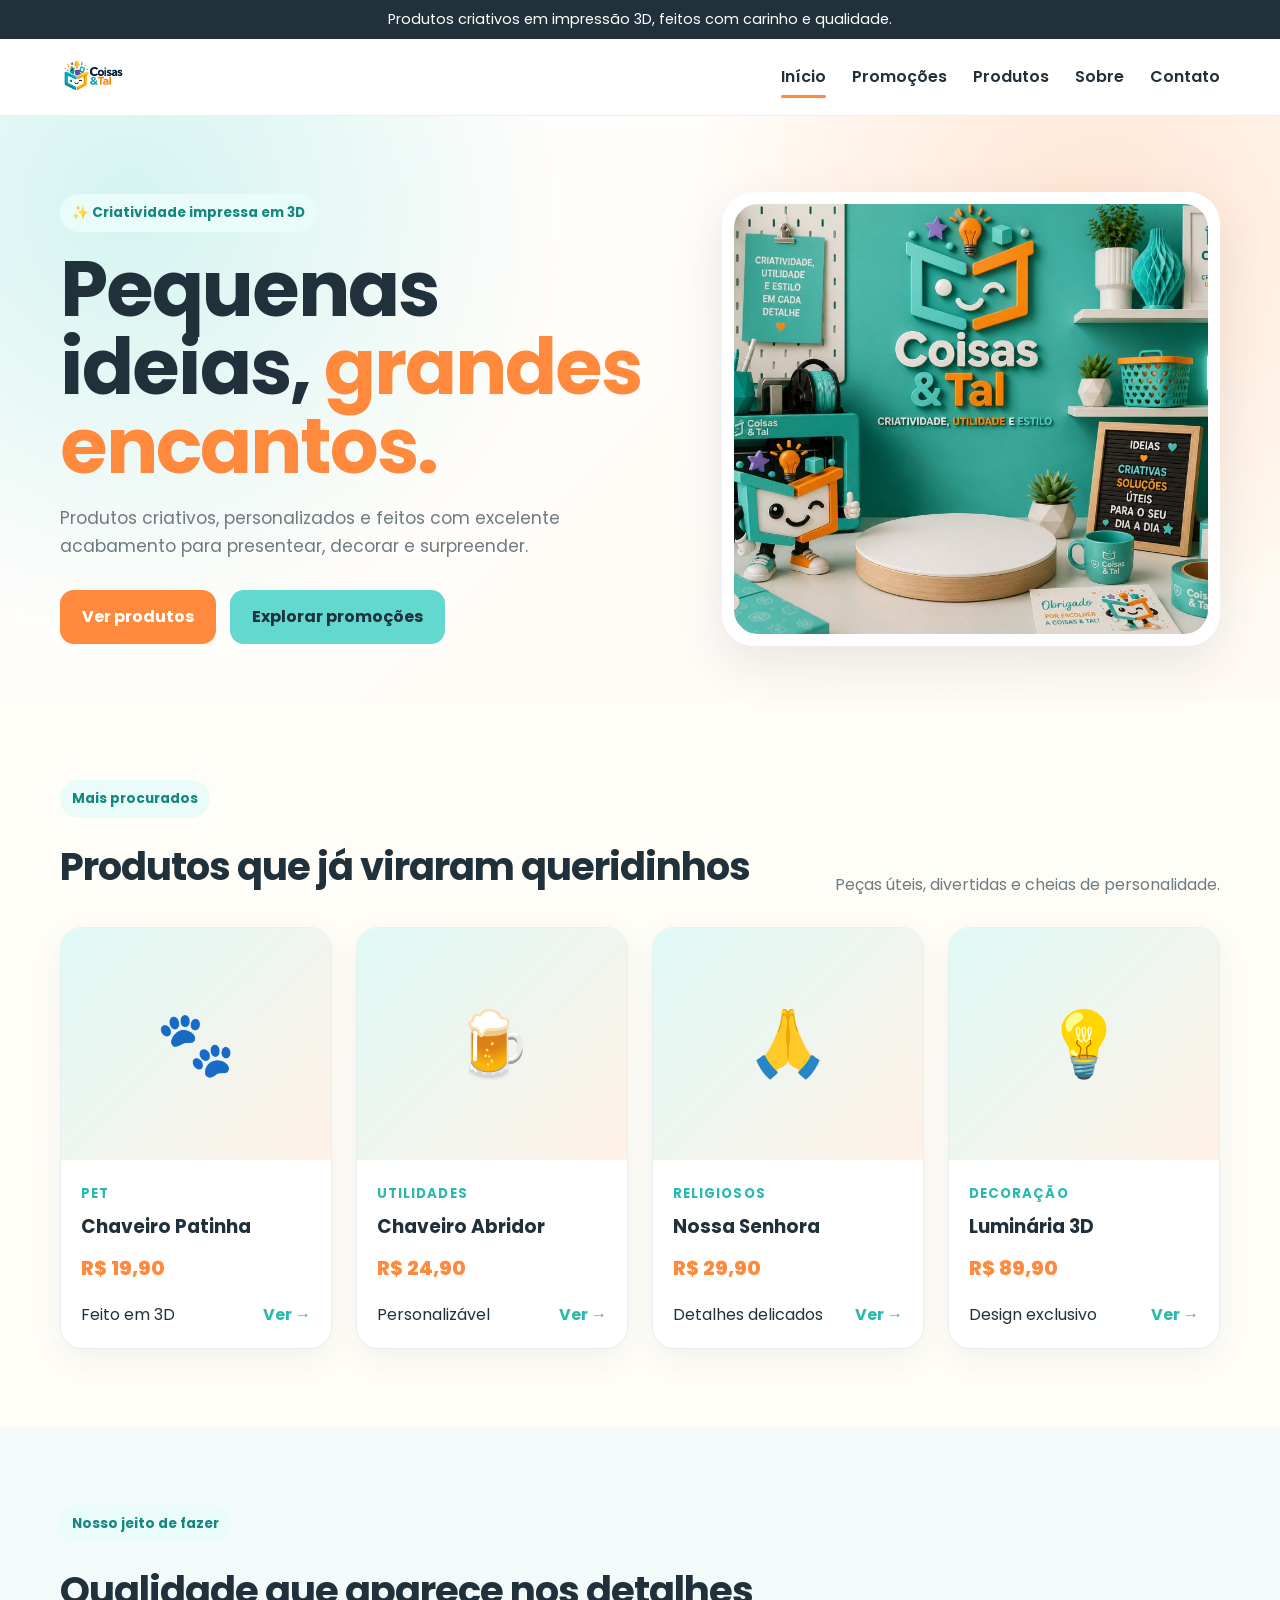
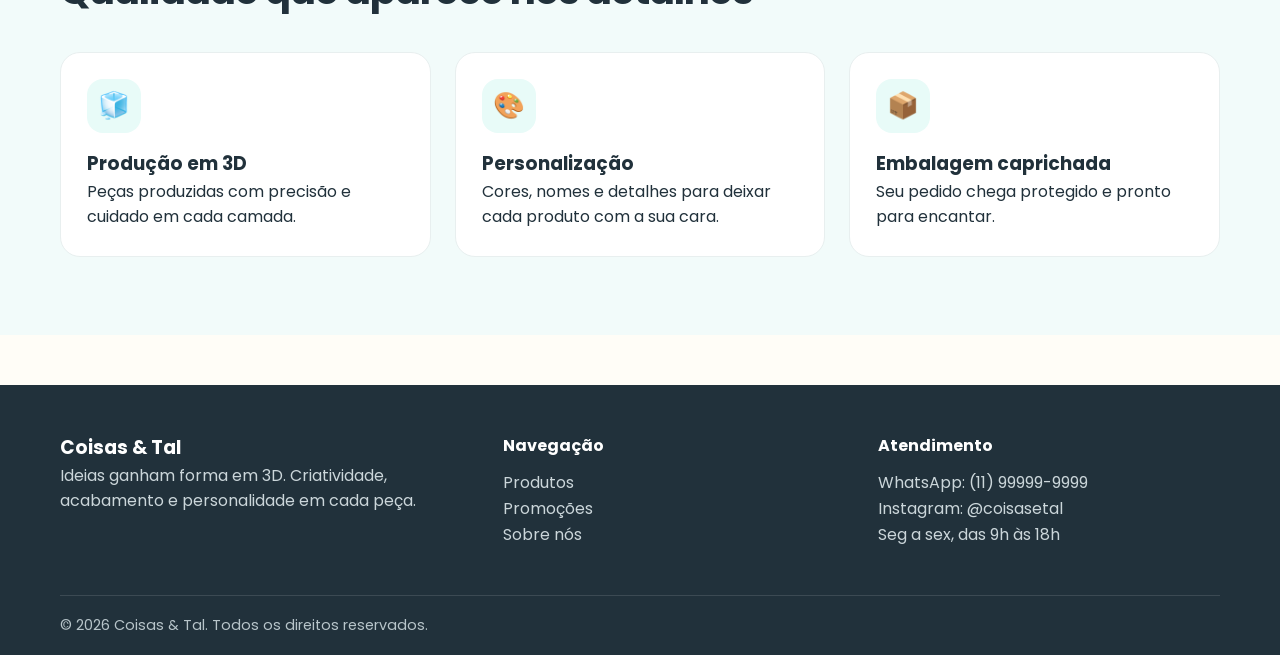
<file: index.html>
<!DOCTYPE html><html lang="pt-BR"><head><meta charset="UTF-8"><meta name="viewport" content="width=device-width, initial-scale=1.0"><title>Coisas & Tal | Impressão 3D criativa</title><link rel="stylesheet" href="styles.css"></head><body>
<div class="topbar">Produtos criativos em impressão 3D, feitos com carinho e qualidade.</div>
<header class="header">
  <div class="container nav">
    <a class="logo-wrap" href="index.html">
      <img src="logo-coisas-e-tal.png" alt="Logo Coisas & Tal">
      
    </a>
    <button class="menu-toggle" aria-label="Abrir menu">Menu</button>
    <nav class="menu">
      <a href="index.html">Início</a>
      <a href="promocoes.html">Promoções</a>
      <a href="produtos.html">Produtos</a>
      <a href="sobre.html">Sobre</a>
      <a href="contato.html">Contato</a>
    </nav>
  </div>
</header>
<main>
<section class="hero"><div class="container hero-grid"><div><div class="eyebrow">✨ Criatividade impressa em 3D</div><h1>Pequenas ideias, <span>grandes encantos.</span></h1><p>Produtos criativos, personalizados e feitos com excelente acabamento para presentear, decorar e surpreender.</p><div class="actions"><a class="btn btn-primary" href="produtos.html">Ver produtos</a><a class="btn btn-secondary" href="promocoes.html">Explorar promoções</a></div></div><div class="hero-card"><img src="banner-coisas-e-tal.jpeg" alt="Ambiente criativo da Coisas & Tal com produtos feitos em impressão 3D"></div></div></section>
<section class="section"><div class="container"><div class="section-title"><div><div class="eyebrow">Mais procurados</div><h2>Produtos que já viraram queridinhos</h2></div><p>Peças úteis, divertidas e cheias de personalidade.</p></div><div class="grid products-grid">
<a class="card" href="chaveiro-pet.html"><div class="card-media">🐾</div><div class="card-body"><small>Pet</small><h3>Chaveiro Patinha</h3><div class="price">R$ 19,90</div><div class="card-footer"><span>Feito em 3D</span><span class="link-arrow">Ver →</span></div></div></a>
<a class="card" href="abridor.html"><div class="card-media">🍺</div><div class="card-body"><small>Utilidades</small><h3>Chaveiro Abridor</h3><div class="price">R$ 24,90</div><div class="card-footer"><span>Personalizável</span><span class="link-arrow">Ver →</span></div></div></a>
<a class="card" href="nossa-senhora.html"><div class="card-media">🙏</div><div class="card-body"><small>Religiosos</small><h3>Nossa Senhora</h3><div class="price">R$ 29,90</div><div class="card-footer"><span>Detalhes delicados</span><span class="link-arrow">Ver →</span></div></div></a>
<a class="card" href="luminaria.html"><div class="card-media">💡</div><div class="card-body"><small>Decoração</small><h3>Luminária 3D</h3><div class="price">R$ 89,90</div><div class="card-footer"><span>Design exclusivo</span><span class="link-arrow">Ver →</span></div></div></a>
</div></div></section>
<section class="section alt"><div class="container"><div class="section-title"><div><div class="eyebrow">Nosso jeito de fazer</div><h2>Qualidade que aparece nos detalhes</h2></div></div><div class="grid features"><div class="feature"><div class="feature-icon">🧊</div><h3>Produção em 3D</h3><p>Peças produzidas com precisão e cuidado em cada camada.</p></div><div class="feature"><div class="feature-icon">🎨</div><h3>Personalização</h3><p>Cores, nomes e detalhes para deixar cada produto com a sua cara.</p></div><div class="feature"><div class="feature-icon">📦</div><h3>Embalagem caprichada</h3><p>Seu pedido chega protegido e pronto para encantar.</p></div></div></div></section>
</main>
<footer class="footer">
  <div class="container footer-grid">
    <div><h3>Coisas & Tal</h3><p>Ideias ganham forma em 3D. Criatividade, acabamento e personalidade em cada peça.</p></div>
    <div><h4>Navegação</h4><p><a href="produtos.html">Produtos</a></p><p><a href="promocoes.html">Promoções</a></p><p><a href="sobre.html">Sobre nós</a></p></div>
    <div><h4>Atendimento</h4><p>WhatsApp: (11) 99999-9999</p><p>Instagram: @coisasetal</p><p>Seg a sex, das 9h às 18h</p></div>
  </div>
  <div class="container footer-bottom">© 2026 Coisas & Tal. Todos os direitos reservados.</div>
</footer>
<script src="script.js"></script>
</body></html>
</file>
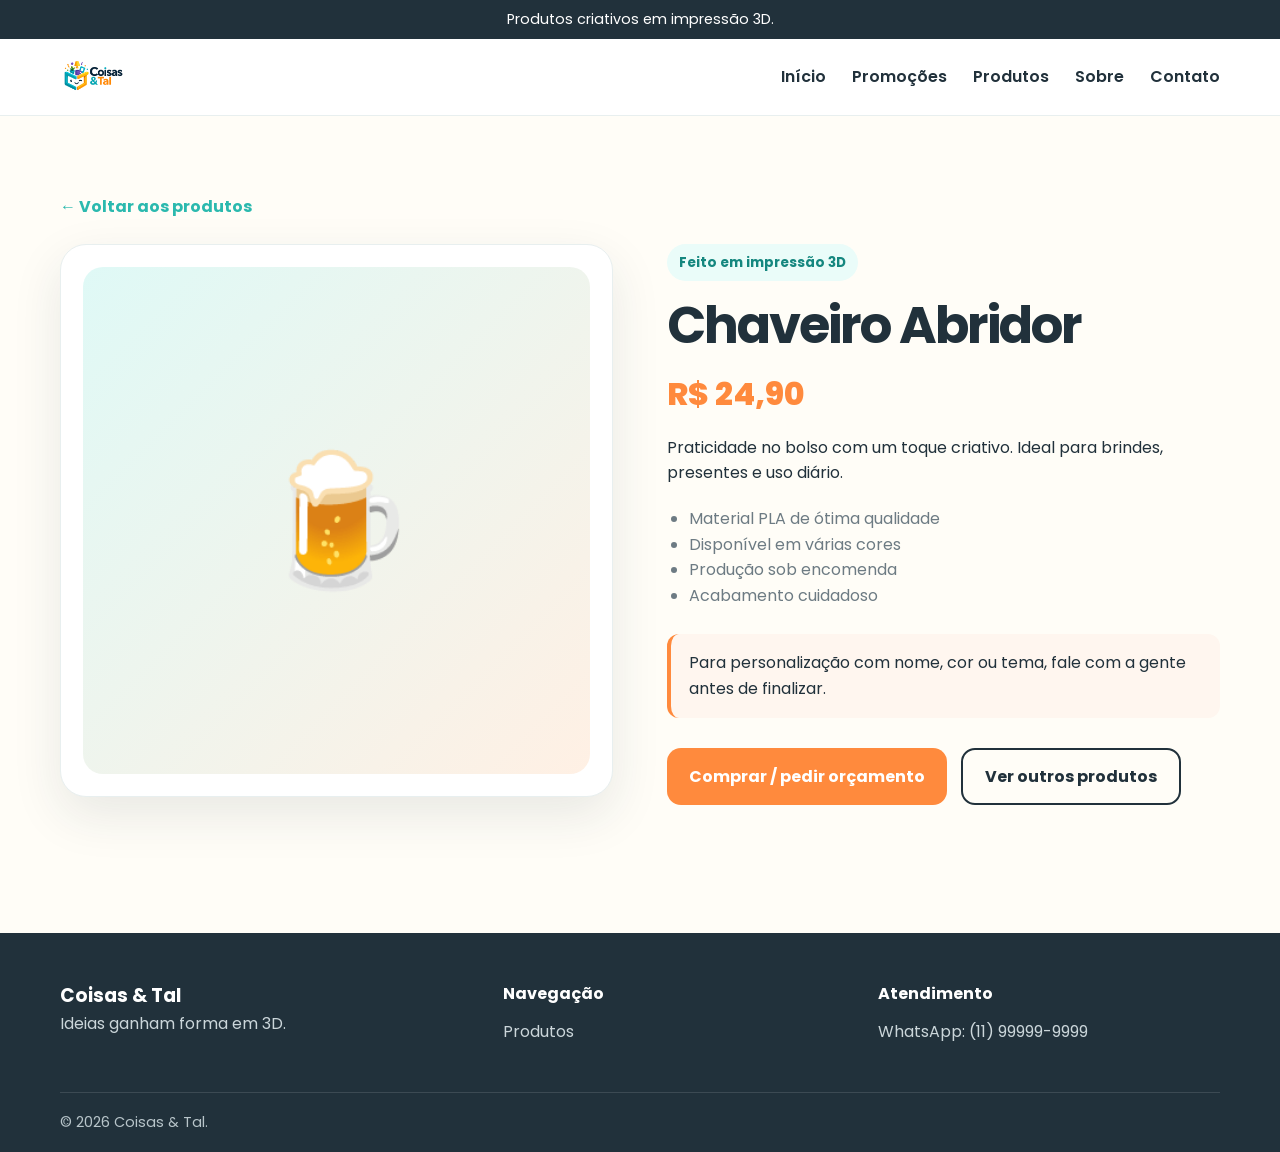
<file: abridor.html>
<!DOCTYPE html><html lang="pt-BR"><head><meta charset="UTF-8"><meta name="viewport" content="width=device-width, initial-scale=1.0"><title>Chaveiro Abridor | Coisas & Tal</title><link rel="stylesheet" href="styles.css"></head><body>
<div class="topbar">Produtos criativos em impressão 3D.</div><header class="header"><div class="container nav"><a class="logo-wrap" href="index.html"><img src="logo-coisas-e-tal.png" alt="Logo"></a><button class="menu-toggle">Menu</button><nav class="menu"><a href="index.html">Início</a><a href="promocoes.html">Promoções</a><a href="produtos.html">Produtos</a><a href="sobre.html">Sobre</a><a href="contato.html">Contato</a></nav></div></header>
<main><section class="section"><div class="container"><p><a class="link-arrow" href="produtos.html">← Voltar aos produtos</a></p><div class="product-detail" style="margin-top:24px"><div class="product-gallery"><div class="main-image">🍺</div></div><div class="product-info"><div class="eyebrow">Feito em impressão 3D</div><h1>Chaveiro Abridor</h1><span class="price">R$ 24,90</span><p>Praticidade no bolso com um toque criativo. Ideal para brindes, presentes e uso diário.</p><ul><li>Material PLA de ótima qualidade</li><li>Disponível em várias cores</li><li>Produção sob encomenda</li><li>Acabamento cuidadoso</li></ul><div class="notice">Para personalização com nome, cor ou tema, fale com a gente antes de finalizar.</div><div class="actions"><a class="btn btn-primary" href="contato.html">Comprar / pedir orçamento</a><a class="btn btn-outline" href="produtos.html">Ver outros produtos</a></div></div></div></div></section></main>
<footer class="footer"><div class="container footer-grid"><div><h3>Coisas & Tal</h3><p>Ideias ganham forma em 3D.</p></div><div><h4>Navegação</h4><p><a href="produtos.html">Produtos</a></p></div><div><h4>Atendimento</h4><p>WhatsApp: (11) 99999-9999</p></div></div><div class="container footer-bottom">© 2026 Coisas & Tal.</div></footer><script src="script.js"></script></body></html>
</file>
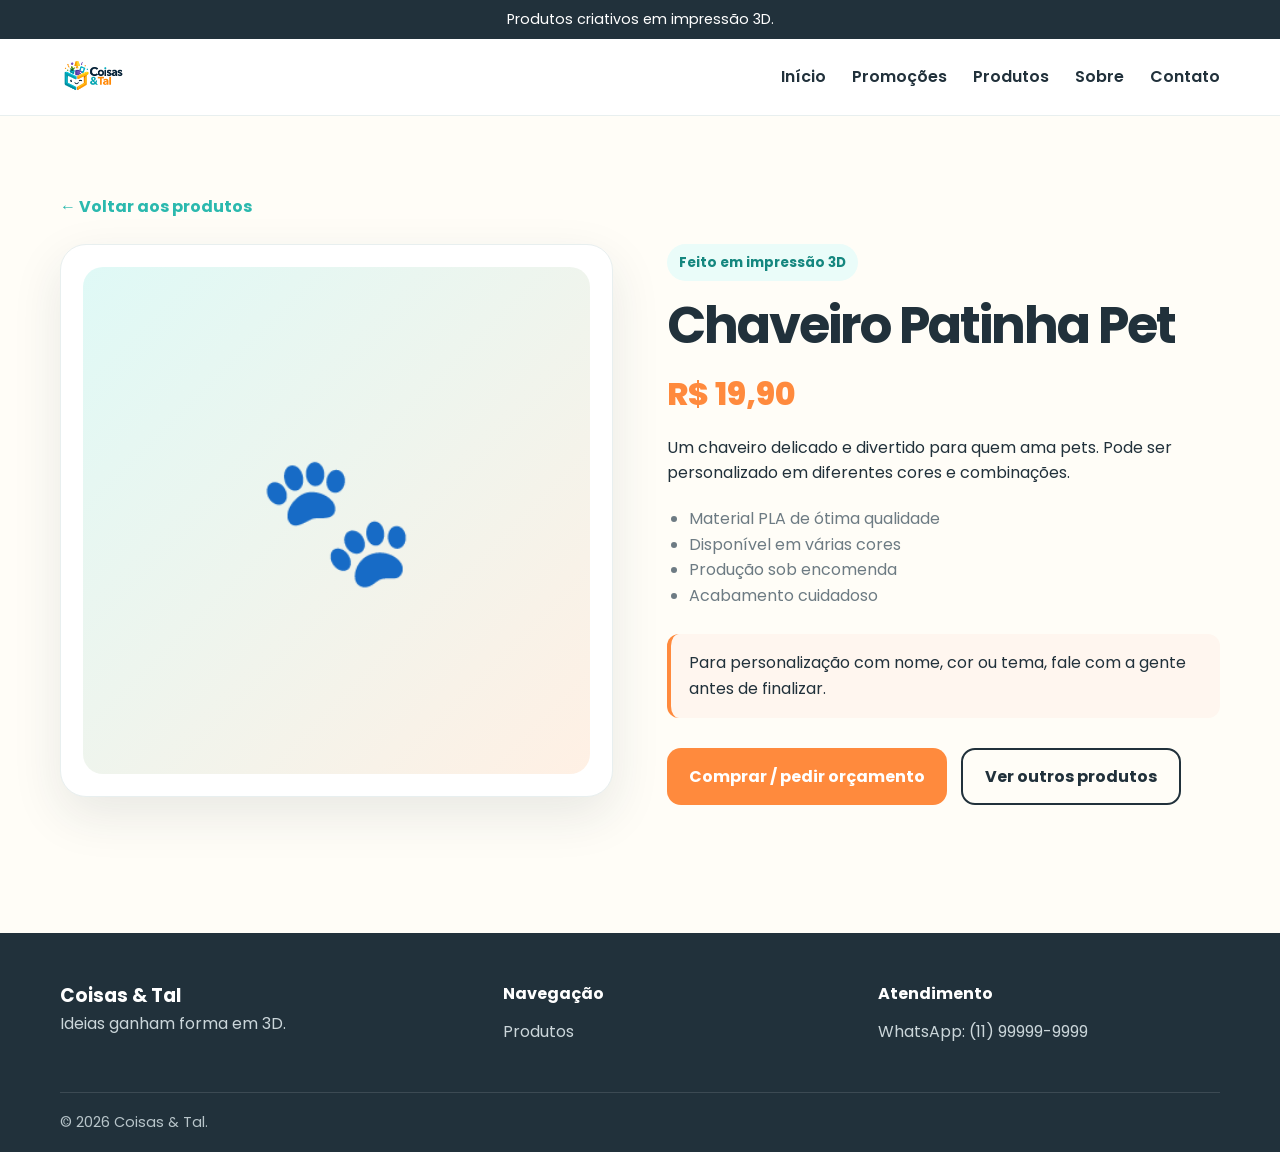
<file: chaveiro-pet.html>
<!DOCTYPE html><html lang="pt-BR"><head><meta charset="UTF-8"><meta name="viewport" content="width=device-width, initial-scale=1.0"><title>Chaveiro Patinha Pet | Coisas & Tal</title><link rel="stylesheet" href="styles.css"></head><body>
<div class="topbar">Produtos criativos em impressão 3D.</div><header class="header"><div class="container nav"><a class="logo-wrap" href="index.html"><img src="logo-coisas-e-tal.png" alt="Logo"></a><button class="menu-toggle">Menu</button><nav class="menu"><a href="index.html">Início</a><a href="promocoes.html">Promoções</a><a href="produtos.html">Produtos</a><a href="sobre.html">Sobre</a><a href="contato.html">Contato</a></nav></div></header>
<main><section class="section"><div class="container"><p><a class="link-arrow" href="produtos.html">← Voltar aos produtos</a></p><div class="product-detail" style="margin-top:24px"><div class="product-gallery"><div class="main-image">🐾</div></div><div class="product-info"><div class="eyebrow">Feito em impressão 3D</div><h1>Chaveiro Patinha Pet</h1><span class="price">R$ 19,90</span><p>Um chaveiro delicado e divertido para quem ama pets. Pode ser personalizado em diferentes cores e combinações.</p><ul><li>Material PLA de ótima qualidade</li><li>Disponível em várias cores</li><li>Produção sob encomenda</li><li>Acabamento cuidadoso</li></ul><div class="notice">Para personalização com nome, cor ou tema, fale com a gente antes de finalizar.</div><div class="actions"><a class="btn btn-primary" href="contato.html">Comprar / pedir orçamento</a><a class="btn btn-outline" href="produtos.html">Ver outros produtos</a></div></div></div></div></section></main>
<footer class="footer"><div class="container footer-grid"><div><h3>Coisas & Tal</h3><p>Ideias ganham forma em 3D.</p></div><div><h4>Navegação</h4><p><a href="produtos.html">Produtos</a></p></div><div><h4>Atendimento</h4><p>WhatsApp: (11) 99999-9999</p></div></div><div class="container footer-bottom">© 2026 Coisas & Tal.</div></footer><script src="script.js"></script></body></html>
</file>
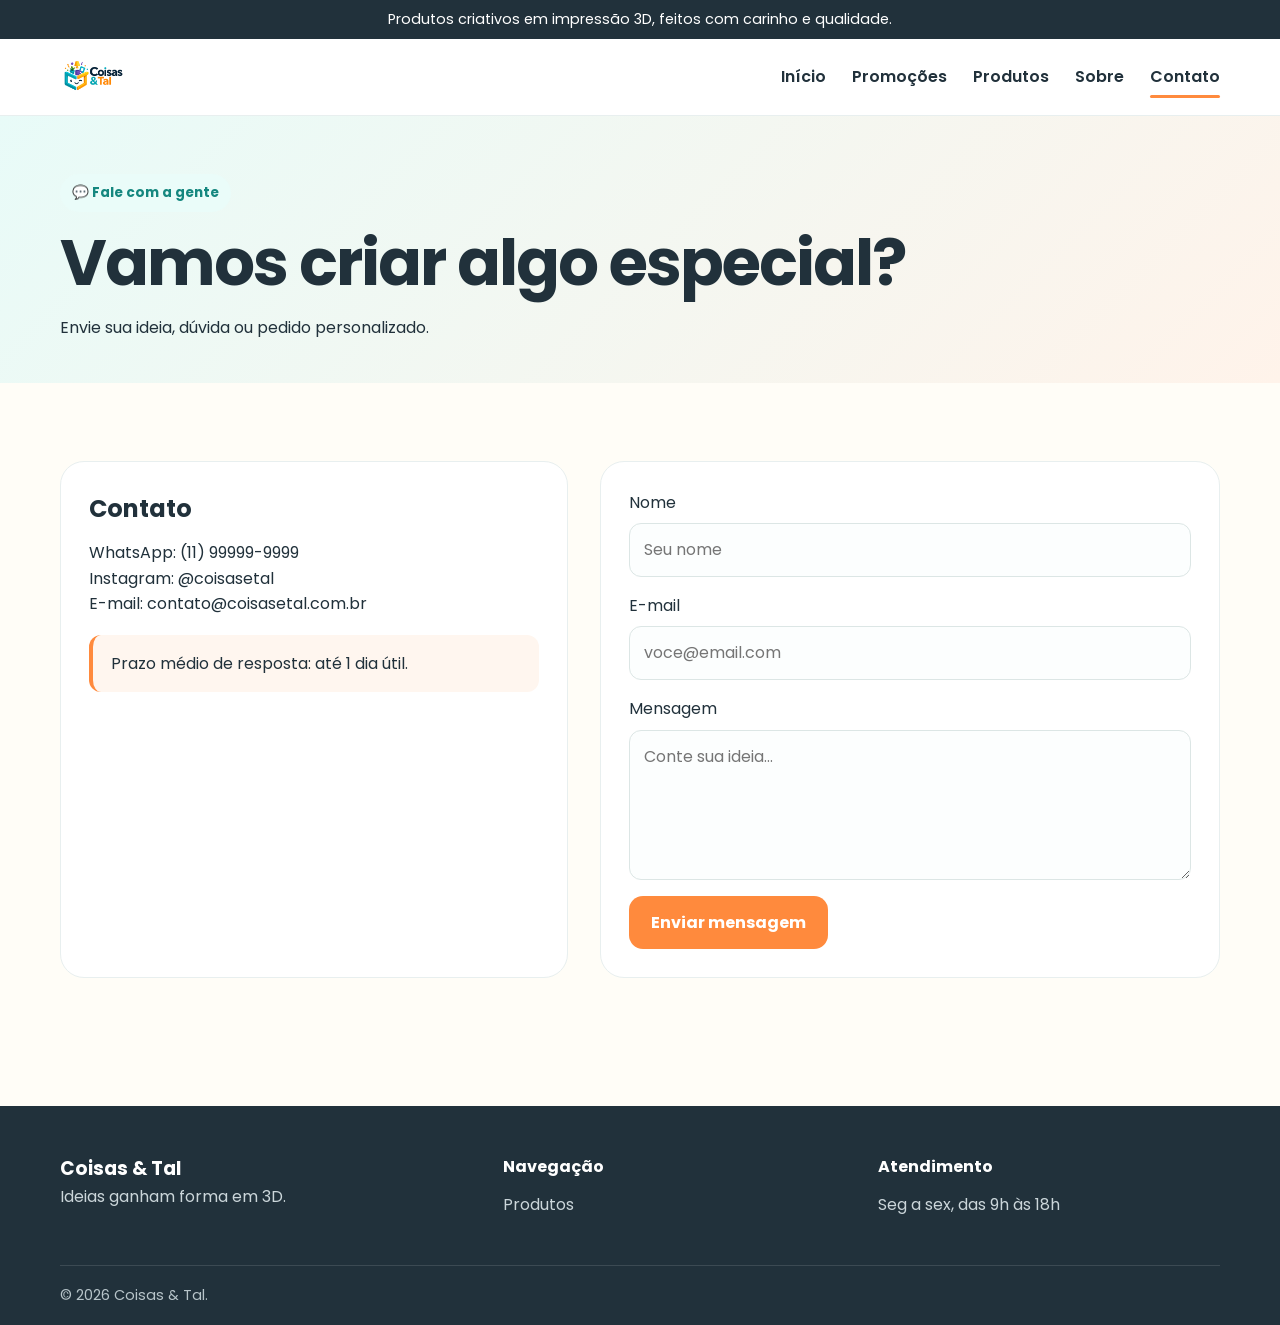
<file: contato.html>
<!DOCTYPE html><html lang="pt-BR"><head><meta charset="UTF-8"><meta name="viewport" content="width=device-width, initial-scale=1.0"><title>Contato | Coisas & Tal</title><link rel="stylesheet" href="styles.css"></head><body>
<div class="topbar">Produtos criativos em impressão 3D, feitos com carinho e qualidade.</div><header class="header"><div class="container nav"><a class="logo-wrap" href="index.html"><img src="logo-coisas-e-tal.png" alt="Logo"></a><button class="menu-toggle">Menu</button><nav class="menu"><a href="index.html">Início</a><a href="promocoes.html">Promoções</a><a href="produtos.html">Produtos</a><a href="sobre.html">Sobre</a><a href="contato.html">Contato</a></nav></div></header>
<main><section class="page-hero"><div class="container"><div class="eyebrow">💬 Fale com a gente</div><h1>Vamos criar algo especial?</h1><p>Envie sua ideia, dúvida ou pedido personalizado.</p></div></section><section class="section"><div class="container contact-grid"><div class="contact-card"><h2>Contato</h2><p style="margin-top:12px">WhatsApp: (11) 99999-9999</p><p>Instagram: @coisasetal</p><p>E-mail: contato@coisasetal.com.br</p><div class="notice">Prazo médio de resposta: até 1 dia útil.</div></div><form class="form-card" id="contactForm"><div class="form-group"><label>Nome</label><input required placeholder="Seu nome"></div><div class="form-group"><label>E-mail</label><input type="email" required placeholder="voce@email.com"></div><div class="form-group"><label>Mensagem</label><textarea required placeholder="Conte sua ideia..."></textarea></div><button class="btn btn-primary" type="submit">Enviar mensagem</button></form></div></section></main><footer class="footer"><div class="container footer-grid"><div><h3>Coisas & Tal</h3><p>Ideias ganham forma em 3D.</p></div><div><h4>Navegação</h4><p><a href="produtos.html">Produtos</a></p></div><div><h4>Atendimento</h4><p>Seg a sex, das 9h às 18h</p></div></div><div class="container footer-bottom">© 2026 Coisas & Tal.</div></footer><script src="script.js"></script></body></html>
</file>
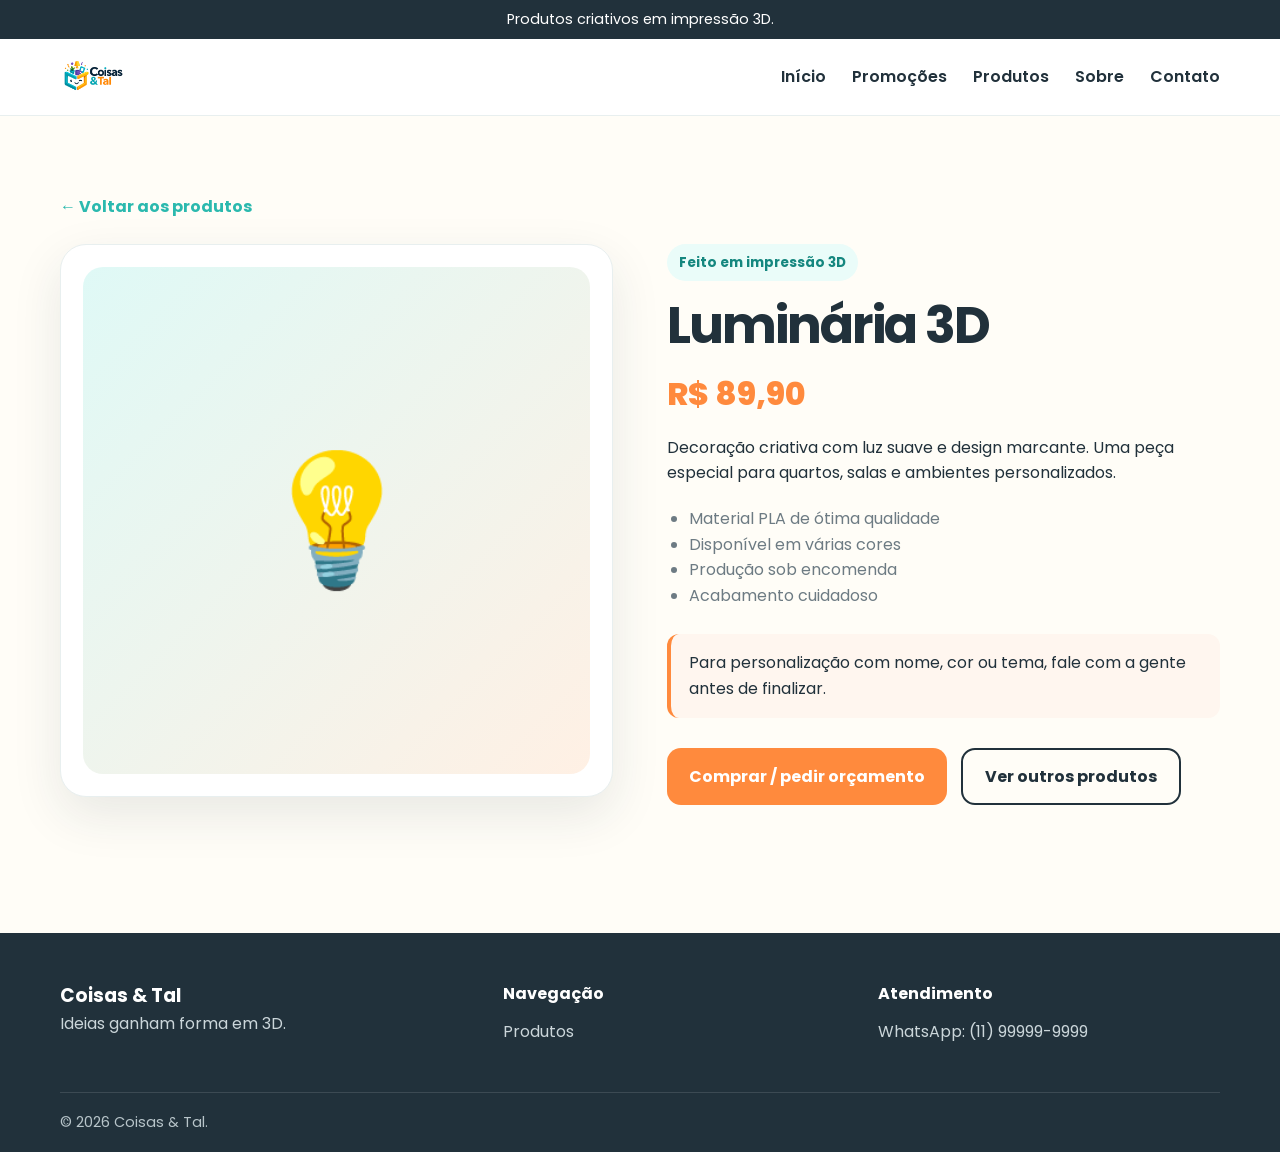
<file: luminaria.html>
<!DOCTYPE html><html lang="pt-BR"><head><meta charset="UTF-8"><meta name="viewport" content="width=device-width, initial-scale=1.0"><title>Luminária 3D | Coisas & Tal</title><link rel="stylesheet" href="styles.css"></head><body>
<div class="topbar">Produtos criativos em impressão 3D.</div><header class="header"><div class="container nav"><a class="logo-wrap" href="index.html"><img src="logo-coisas-e-tal.png" alt="Logo"></a><button class="menu-toggle">Menu</button><nav class="menu"><a href="index.html">Início</a><a href="promocoes.html">Promoções</a><a href="produtos.html">Produtos</a><a href="sobre.html">Sobre</a><a href="contato.html">Contato</a></nav></div></header>
<main><section class="section"><div class="container"><p><a class="link-arrow" href="produtos.html">← Voltar aos produtos</a></p><div class="product-detail" style="margin-top:24px"><div class="product-gallery"><div class="main-image">💡</div></div><div class="product-info"><div class="eyebrow">Feito em impressão 3D</div><h1>Luminária 3D</h1><span class="price">R$ 89,90</span><p>Decoração criativa com luz suave e design marcante. Uma peça especial para quartos, salas e ambientes personalizados.</p><ul><li>Material PLA de ótima qualidade</li><li>Disponível em várias cores</li><li>Produção sob encomenda</li><li>Acabamento cuidadoso</li></ul><div class="notice">Para personalização com nome, cor ou tema, fale com a gente antes de finalizar.</div><div class="actions"><a class="btn btn-primary" href="contato.html">Comprar / pedir orçamento</a><a class="btn btn-outline" href="produtos.html">Ver outros produtos</a></div></div></div></div></section></main>
<footer class="footer"><div class="container footer-grid"><div><h3>Coisas & Tal</h3><p>Ideias ganham forma em 3D.</p></div><div><h4>Navegação</h4><p><a href="produtos.html">Produtos</a></p></div><div><h4>Atendimento</h4><p>WhatsApp: (11) 99999-9999</p></div></div><div class="container footer-bottom">© 2026 Coisas & Tal.</div></footer><script src="script.js"></script></body></html>
</file>
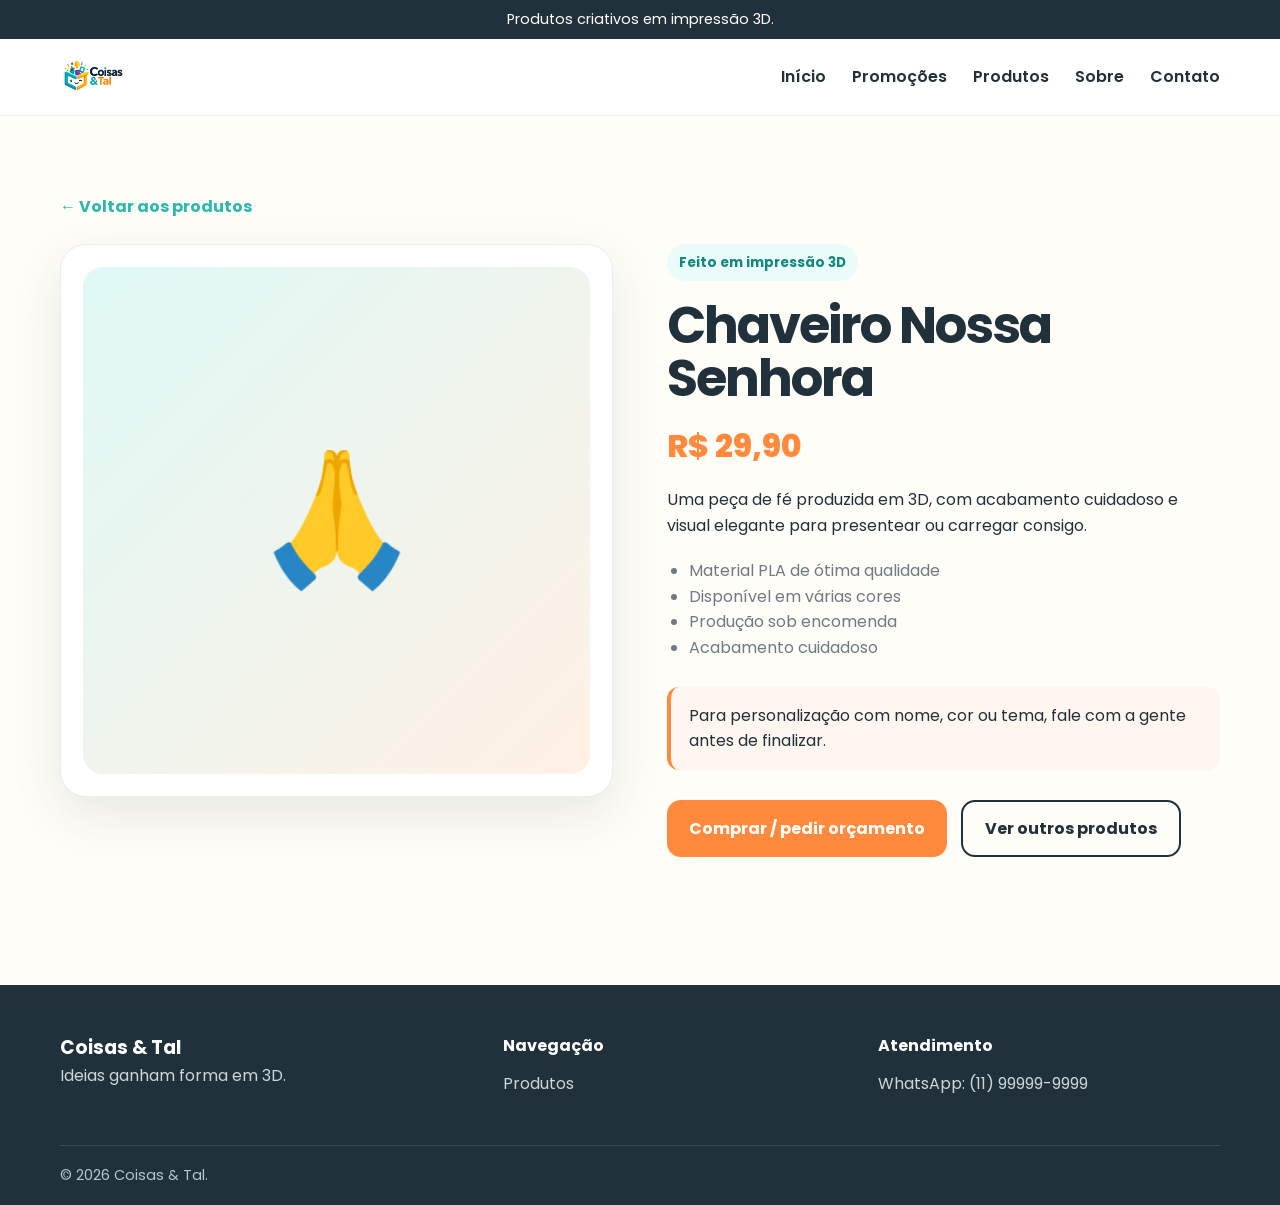
<file: nossa-senhora.html>
<!DOCTYPE html><html lang="pt-BR"><head><meta charset="UTF-8"><meta name="viewport" content="width=device-width, initial-scale=1.0"><title>Chaveiro Nossa Senhora | Coisas & Tal</title><link rel="stylesheet" href="styles.css"></head><body>
<div class="topbar">Produtos criativos em impressão 3D.</div><header class="header"><div class="container nav"><a class="logo-wrap" href="index.html"><img src="logo-coisas-e-tal.png" alt="Logo"></a><button class="menu-toggle">Menu</button><nav class="menu"><a href="index.html">Início</a><a href="promocoes.html">Promoções</a><a href="produtos.html">Produtos</a><a href="sobre.html">Sobre</a><a href="contato.html">Contato</a></nav></div></header>
<main><section class="section"><div class="container"><p><a class="link-arrow" href="produtos.html">← Voltar aos produtos</a></p><div class="product-detail" style="margin-top:24px"><div class="product-gallery"><div class="main-image">🙏</div></div><div class="product-info"><div class="eyebrow">Feito em impressão 3D</div><h1>Chaveiro Nossa Senhora</h1><span class="price">R$ 29,90</span><p>Uma peça de fé produzida em 3D, com acabamento cuidadoso e visual elegante para presentear ou carregar consigo.</p><ul><li>Material PLA de ótima qualidade</li><li>Disponível em várias cores</li><li>Produção sob encomenda</li><li>Acabamento cuidadoso</li></ul><div class="notice">Para personalização com nome, cor ou tema, fale com a gente antes de finalizar.</div><div class="actions"><a class="btn btn-primary" href="contato.html">Comprar / pedir orçamento</a><a class="btn btn-outline" href="produtos.html">Ver outros produtos</a></div></div></div></div></section></main>
<footer class="footer"><div class="container footer-grid"><div><h3>Coisas & Tal</h3><p>Ideias ganham forma em 3D.</p></div><div><h4>Navegação</h4><p><a href="produtos.html">Produtos</a></p></div><div><h4>Atendimento</h4><p>WhatsApp: (11) 99999-9999</p></div></div><div class="container footer-bottom">© 2026 Coisas & Tal.</div></footer><script src="script.js"></script></body></html>
</file>
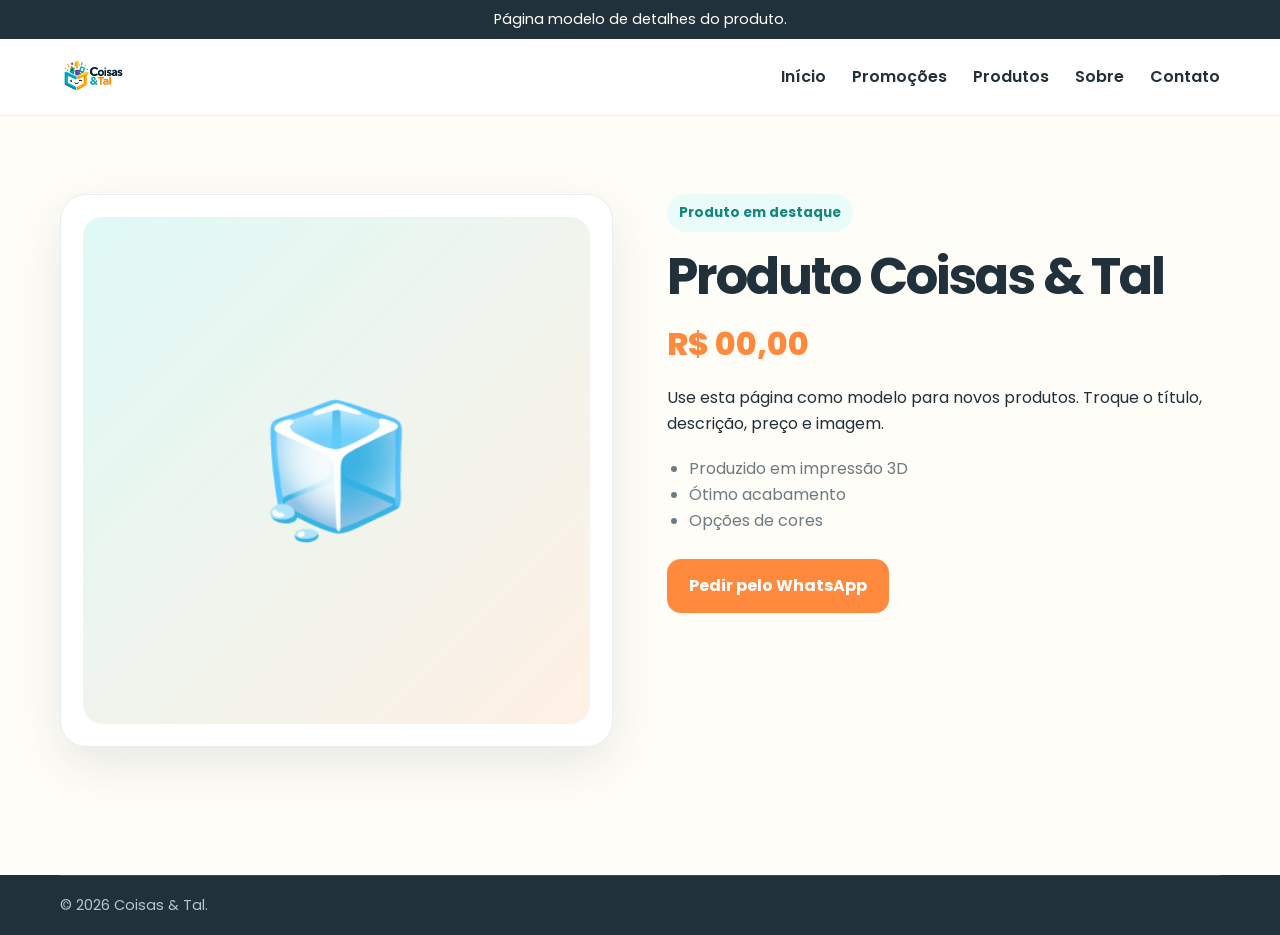
<file: produto.html>
<!DOCTYPE html><html lang="pt-BR"><head><meta charset="UTF-8"><meta name="viewport" content="width=device-width, initial-scale=1.0"><title>Detalhes do produto | Coisas & Tal</title><link rel="stylesheet" href="styles.css"></head><body>
<div class="topbar">Página modelo de detalhes do produto.</div><header class="header"><div class="container nav"><a class="logo-wrap" href="index.html"><img src="logo-coisas-e-tal.png" alt="Logo"></a><button class="menu-toggle">Menu</button><nav class="menu"><a href="index.html">Início</a><a href="promocoes.html">Promoções</a><a href="produtos.html">Produtos</a><a href="sobre.html">Sobre</a><a href="contato.html">Contato</a></nav></div></header>
<main><section class="section"><div class="container product-detail"><div class="product-gallery"><div class="main-image">🧊</div></div><div class="product-info"><div class="eyebrow">Produto em destaque</div><h1>Produto Coisas & Tal</h1><span class="price">R$ 00,00</span><p>Use esta página como modelo para novos produtos. Troque o título, descrição, preço e imagem.</p><ul><li>Produzido em impressão 3D</li><li>Ótimo acabamento</li><li>Opções de cores</li></ul><a class="btn btn-primary" href="contato.html">Pedir pelo WhatsApp</a></div></div></section></main><footer class="footer"><div class="container footer-bottom">© 2026 Coisas & Tal.</div></footer><script src="script.js"></script></body></html>
</file>
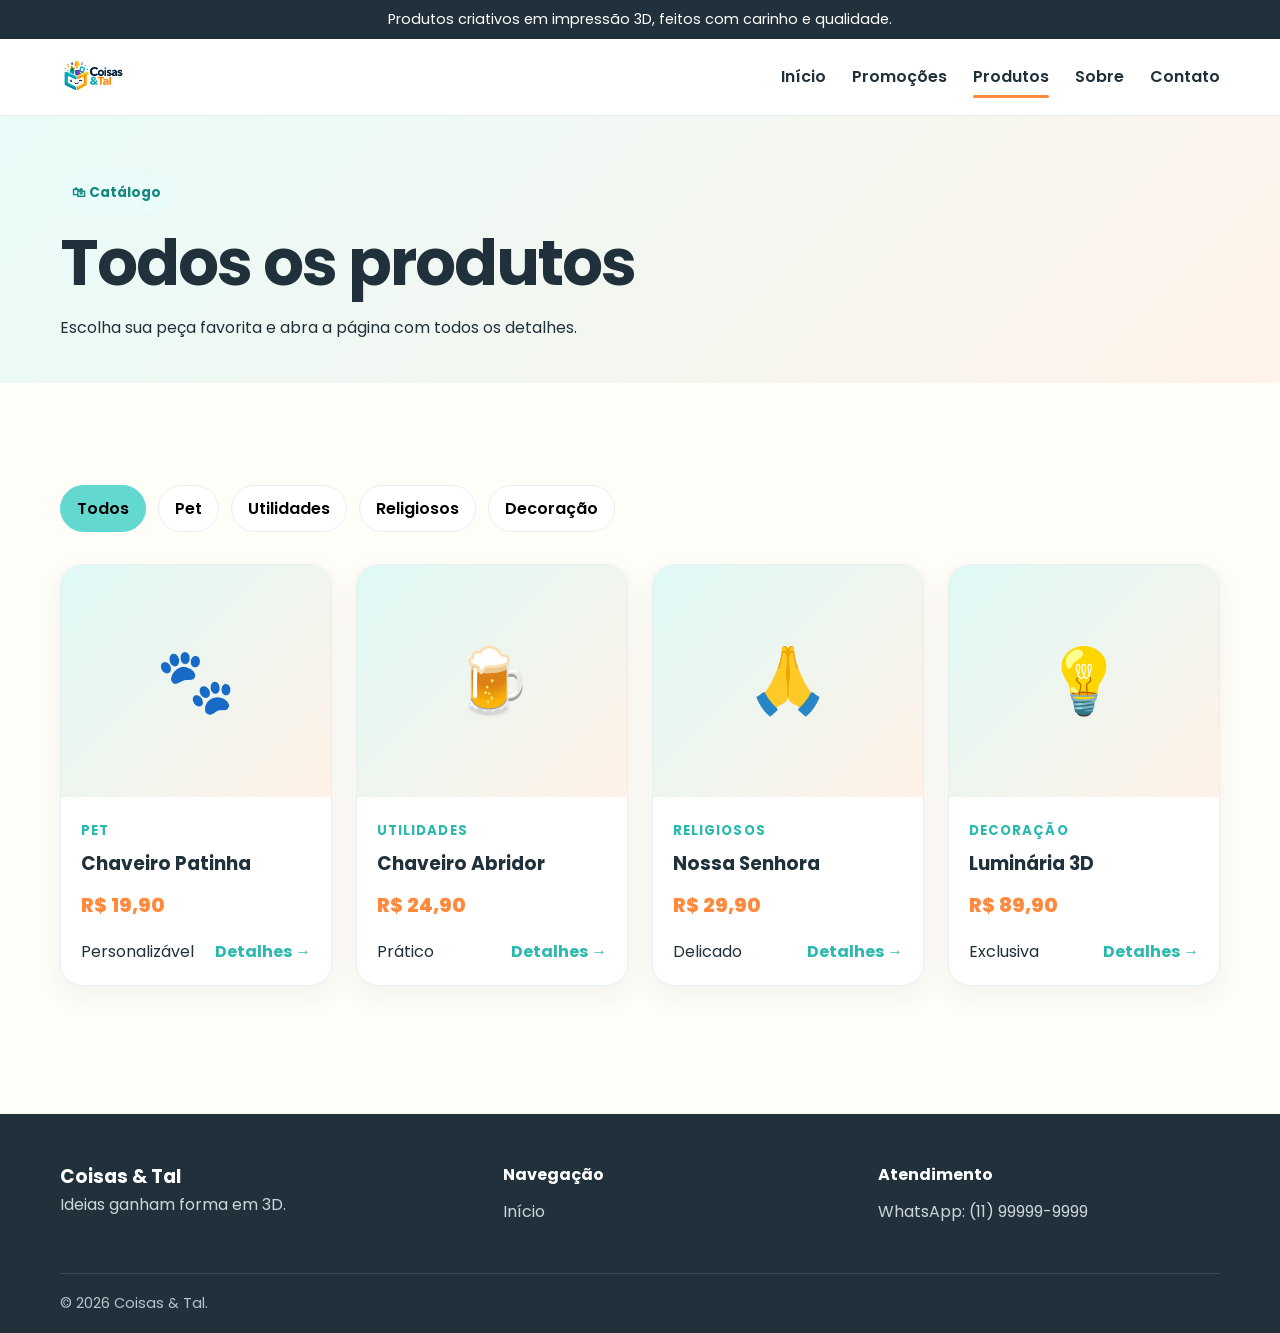
<file: produtos.html>
<!DOCTYPE html><html lang="pt-BR"><head><meta charset="UTF-8"><meta name="viewport" content="width=device-width, initial-scale=1.0"><title>Produtos | Coisas & Tal</title><link rel="stylesheet" href="styles.css"></head><body>
<div class="topbar">Produtos criativos em impressão 3D, feitos com carinho e qualidade.</div><header class="header"><div class="container nav"><a class="logo-wrap" href="index.html"><img src="logo-coisas-e-tal.png" alt="Logo"></a><button class="menu-toggle">Menu</button><nav class="menu"><a href="index.html">Início</a><a href="promocoes.html">Promoções</a><a href="produtos.html">Produtos</a><a href="sobre.html">Sobre</a><a href="contato.html">Contato</a></nav></div></header>
<main><section class="page-hero"><div class="container"><div class="eyebrow">🛍 Catálogo</div><h1>Todos os produtos</h1><p>Escolha sua peça favorita e abra a página com todos os detalhes.</p></div></section><section class="section"><div class="container"><div class="filter-bar"><button class="filter-btn active" data-category="todos">Todos</button><button class="filter-btn" data-category="pet">Pet</button><button class="filter-btn" data-category="utilidades">Utilidades</button><button class="filter-btn" data-category="religiosos">Religiosos</button><button class="filter-btn" data-category="decoracao">Decoração</button></div><div class="grid products-grid">
<a class="card" data-product-category="pet" href="chaveiro-pet.html"><div class="card-media">🐾</div><div class="card-body"><small>Pet</small><h3>Chaveiro Patinha</h3><div class="price">R$ 19,90</div><div class="card-footer"><span>Personalizável</span><span class="link-arrow">Detalhes →</span></div></div></a>
<a class="card" data-product-category="utilidades" href="abridor.html"><div class="card-media">🍺</div><div class="card-body"><small>Utilidades</small><h3>Chaveiro Abridor</h3><div class="price">R$ 24,90</div><div class="card-footer"><span>Prático</span><span class="link-arrow">Detalhes →</span></div></div></a>
<a class="card" data-product-category="religiosos" href="nossa-senhora.html"><div class="card-media">🙏</div><div class="card-body"><small>Religiosos</small><h3>Nossa Senhora</h3><div class="price">R$ 29,90</div><div class="card-footer"><span>Delicado</span><span class="link-arrow">Detalhes →</span></div></div></a>
<a class="card" data-product-category="decoracao" href="luminaria.html"><div class="card-media">💡</div><div class="card-body"><small>Decoração</small><h3>Luminária 3D</h3><div class="price">R$ 89,90</div><div class="card-footer"><span>Exclusiva</span><span class="link-arrow">Detalhes →</span></div></div></a>
</div></div></section></main><footer class="footer"><div class="container footer-grid"><div><h3>Coisas & Tal</h3><p>Ideias ganham forma em 3D.</p></div><div><h4>Navegação</h4><p><a href="index.html">Início</a></p></div><div><h4>Atendimento</h4><p>WhatsApp: (11) 99999-9999</p></div></div><div class="container footer-bottom">© 2026 Coisas & Tal.</div></footer><script src="script.js"></script></body></html>
</file>
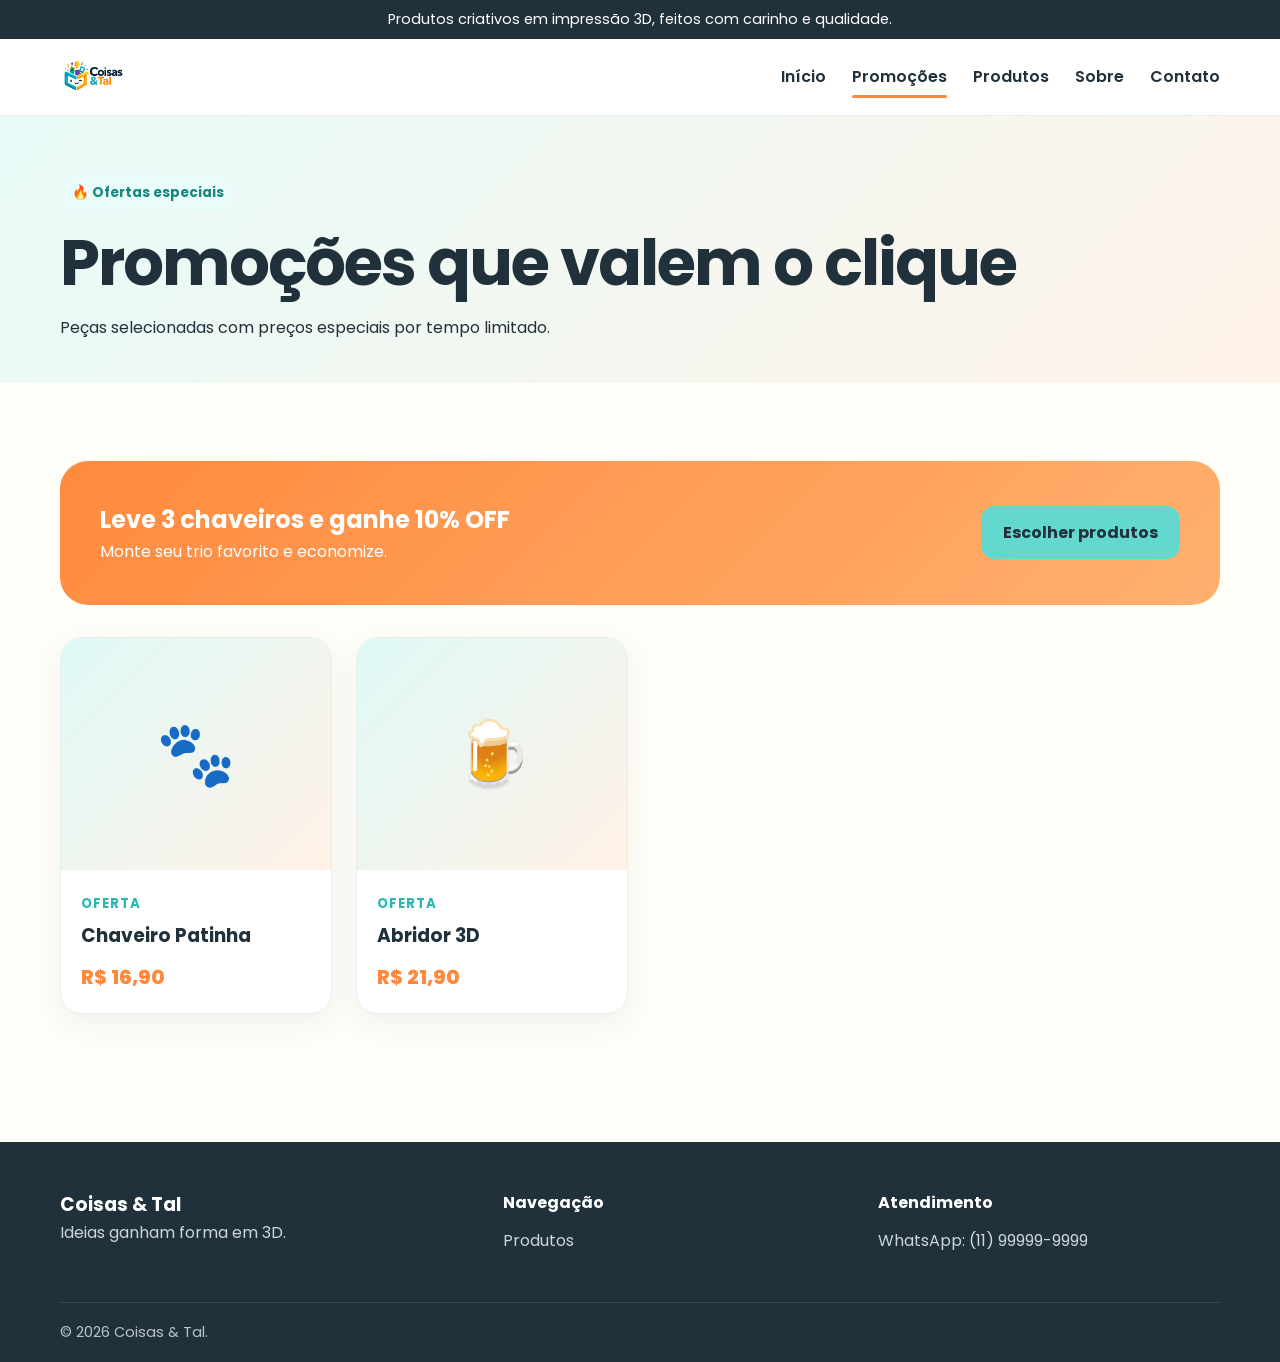
<file: promocoes.html>
<!DOCTYPE html><html lang="pt-BR"><head><meta charset="UTF-8"><meta name="viewport" content="width=device-width, initial-scale=1.0"><title>Promoções | Coisas & Tal</title><link rel="stylesheet" href="styles.css"></head><body>
<div class="topbar">Produtos criativos em impressão 3D, feitos com carinho e qualidade.</div><header class="header"><div class="container nav"><a class="logo-wrap" href="index.html"><img src="logo-coisas-e-tal.png" alt="Logo"></a><button class="menu-toggle">Menu</button><nav class="menu"><a href="index.html">Início</a><a href="promocoes.html">Promoções</a><a href="produtos.html">Produtos</a><a href="sobre.html">Sobre</a><a href="contato.html">Contato</a></nav></div></header>
<main><section class="page-hero"><div class="container"><div class="eyebrow">🔥 Ofertas especiais</div><h1>Promoções que valem o clique</h1><p>Peças selecionadas com preços especiais por tempo limitado.</p></div></section><section class="section"><div class="container"><div class="promo-banner"><div><h2>Leve 3 chaveiros e ganhe 10% OFF</h2><p>Monte seu trio favorito e economize.</p></div><a class="btn btn-secondary" href="produtos.html">Escolher produtos</a></div><div class="grid products-grid" style="margin-top:32px"><a class="card" href="chaveiro-pet.html"><div class="card-media">🐾</div><div class="card-body"><small>Oferta</small><h3>Chaveiro Patinha</h3><div class="price">R$ 16,90</div></div></a><a class="card" href="abridor.html"><div class="card-media">🍺</div><div class="card-body"><small>Oferta</small><h3>Abridor 3D</h3><div class="price">R$ 21,90</div></div></a></div></div></section></main>
<footer class="footer"><div class="container footer-grid"><div><h3>Coisas & Tal</h3><p>Ideias ganham forma em 3D.</p></div><div><h4>Navegação</h4><p><a href="produtos.html">Produtos</a></p></div><div><h4>Atendimento</h4><p>WhatsApp: (11) 99999-9999</p></div></div><div class="container footer-bottom">© 2026 Coisas & Tal.</div></footer><script src="script.js"></script></body></html>
</file>
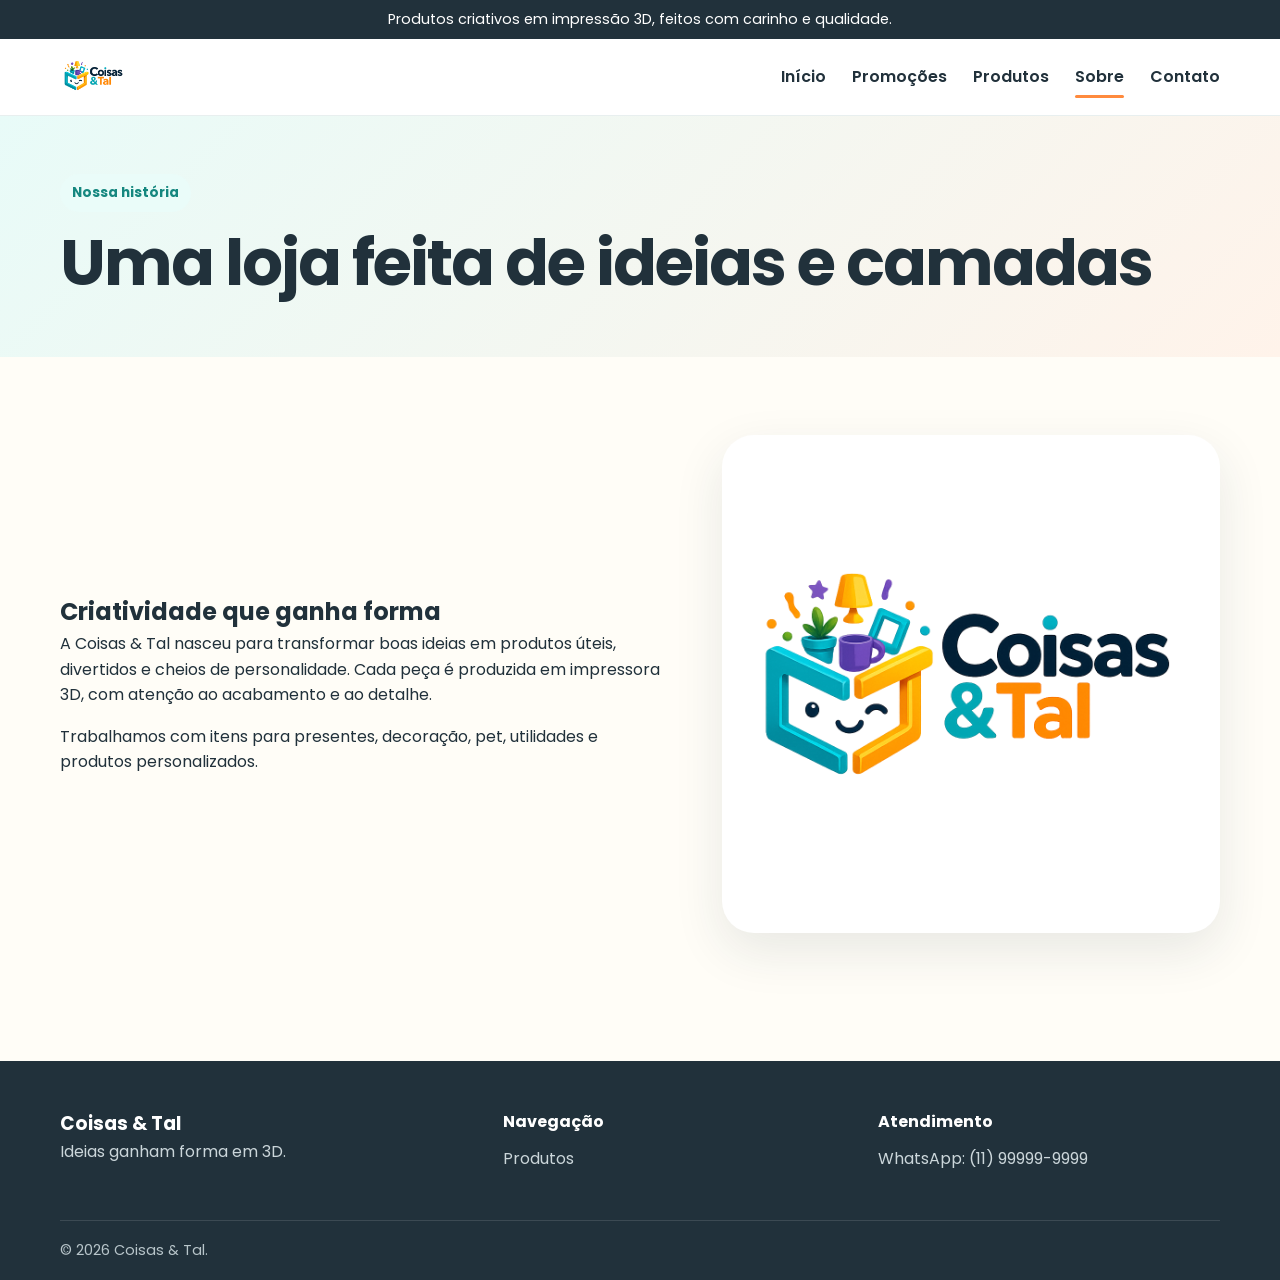
<file: sobre.html>
<!DOCTYPE html><html lang="pt-BR"><head><meta charset="UTF-8"><meta name="viewport" content="width=device-width, initial-scale=1.0"><title>Sobre | Coisas & Tal</title><link rel="stylesheet" href="styles.css"></head><body>
<div class="topbar">Produtos criativos em impressão 3D, feitos com carinho e qualidade.</div><header class="header"><div class="container nav"><a class="logo-wrap" href="index.html"><img src="logo-coisas-e-tal.png" alt="Logo"></a><button class="menu-toggle">Menu</button><nav class="menu"><a href="index.html">Início</a><a href="promocoes.html">Promoções</a><a href="produtos.html">Produtos</a><a href="sobre.html">Sobre</a><a href="contato.html">Contato</a></nav></div></header>
<main><section class="page-hero"><div class="container"><div class="eyebrow">Nossa história</div><h1>Uma loja feita de ideias e camadas</h1></div></section><section class="section"><div class="container hero-grid"><div><h2>Criatividade que ganha forma</h2><p>A Coisas & Tal nasceu para transformar boas ideias em produtos úteis, divertidos e cheios de personalidade. Cada peça é produzida em impressora 3D, com atenção ao acabamento e ao detalhe.</p><p style="margin-top:16px">Trabalhamos com itens para presentes, decoração, pet, utilidades e produtos personalizados.</p></div><div class="hero-card"><img src="logo-coisas-e-tal.png" alt="Marca Coisas & Tal"></div></div></section></main><footer class="footer"><div class="container footer-grid"><div><h3>Coisas & Tal</h3><p>Ideias ganham forma em 3D.</p></div><div><h4>Navegação</h4><p><a href="produtos.html">Produtos</a></p></div><div><h4>Atendimento</h4><p>WhatsApp: (11) 99999-9999</p></div></div><div class="container footer-bottom">© 2026 Coisas & Tal.</div></footer><script src="script.js"></script></body></html>
</file>
<file: styles.css>
@import url('https://fonts.googleapis.com/css2?family=Poppins:wght@400;500;600;700;800&display=swap');

:root {
  --tiffany: #62d8cf;
  --tiffany-dark: #2bb9ae;
  --orange: #ff8a3d;
  --cream: #fffdf7;
  --ink: #21313b;
  --muted: #6d7b83;
  --line: #e8efef;
  --card: #ffffff;
  --shadow: 0 18px 50px rgba(33, 49, 59, 0.10);
}

* { box-sizing: border-box; margin: 0; padding: 0; }
html { scroll-behavior: smooth; }
body { font-family: 'Poppins', sans-serif; color: var(--ink); background: var(--cream); line-height: 1.6; }
a { color: inherit; text-decoration: none; }
img { max-width: 100%; display: block; }
button, input, textarea { font: inherit; }

.container { width: min(1160px, calc(100% - 32px)); margin: 0 auto; }
.topbar { background: var(--ink); color: #fff; text-align: center; padding: 8px 16px; font-size: .9rem; }
.header { position: sticky; top: 0; z-index: 50; background: rgba(255,255,255,.96); backdrop-filter: blur(12px); border-bottom: 1px solid var(--line); }
.nav { min-height: 76px; display: flex; align-items: center; justify-content: space-between; gap: 24px; }
.logo-wrap { display: flex; align-items: center; font-weight: 800; }
.logo-wrap img { width: 190px; height: 68px; object-fit: contain; object-position: left center; border-radius: 0; }
.logo-text span { color: var(--orange); }
.menu { display: flex; align-items: center; gap: 26px; }
.menu a { font-weight: 600; position: relative; }
.menu a::after { content: ''; position: absolute; left: 0; bottom: -8px; width: 0; height: 3px; border-radius: 99px; background: var(--orange); transition: .25s; }
.menu a:hover::after, .menu a.active::after { width: 100%; }
.menu-toggle { display: none; border: 0; background: var(--tiffany); padding: 10px 14px; border-radius: 12px; font-weight: 700; }

.hero { padding: 76px 0 56px; background: radial-gradient(circle at 10% 15%, rgba(98,216,207,.28), transparent 35%), radial-gradient(circle at 85% 20%, rgba(255,138,61,.20), transparent 34%), linear-gradient(135deg, #fff 0%, #fffaf3 100%); }
.hero-grid { display: grid; grid-template-columns: 1.1fr .9fr; align-items: center; gap: 54px; }
.eyebrow { display: inline-flex; align-items: center; gap: 8px; padding: 8px 12px; border-radius: 999px; background: #eafcf9; color: #15877f; font-size: .85rem; font-weight: 700; margin-bottom: 18px; }
h1 { font-size: clamp(2.5rem, 6vw, 5.4rem); line-height: 1.02; letter-spacing: -2px; margin-bottom: 20px; }
h1 span { color: var(--orange); }
.hero p { color: var(--muted); max-width: 620px; font-size: 1.08rem; }
.actions { display: flex; flex-wrap: wrap; gap: 14px; margin-top: 30px; }
.btn { display: inline-flex; align-items: center; justify-content: center; gap: 8px; border: 0; border-radius: 14px; padding: 14px 22px; font-weight: 700; cursor: pointer; transition: transform .2s, box-shadow .2s; }
.btn:hover { transform: translateY(-2px); box-shadow: 0 12px 26px rgba(33,49,59,.15); }
.btn-primary { background: var(--orange); color: #fff; }
.btn-secondary { background: var(--tiffany); color: var(--ink); }
.btn-outline { border: 2px solid var(--ink); background: transparent; }
.hero-card { background: #fff; border-radius: 32px; padding: 12px; box-shadow: var(--shadow); overflow: hidden; }
.hero-card img { width: 100%; height: 100%; min-height: 430px; border-radius: 24px; object-fit: cover; object-position: center; transition: transform .35s ease; }
.hero-card:hover img { transform: scale(1.02); }

.section { padding: 78px 0; }
.section.alt { background: #f2fbfa; }
.section-title { display: flex; justify-content: space-between; align-items: end; gap: 20px; margin-bottom: 30px; }
.section-title h2 { font-size: clamp(1.9rem, 3vw, 3rem); letter-spacing: -1px; }
.section-title p { color: var(--muted); max-width: 540px; }
.grid { display: grid; gap: 24px; }
.products-grid { grid-template-columns: repeat(4, 1fr); }
.card { background: var(--card); border: 1px solid var(--line); border-radius: 22px; overflow: hidden; box-shadow: 0 10px 30px rgba(33,49,59,.06); transition: transform .25s, box-shadow .25s; }
.card:hover { transform: translateY(-7px); box-shadow: var(--shadow); }
.card-media { aspect-ratio: 1 / .86; background: linear-gradient(135deg, #dff9f6, #fff1e7); display: grid; place-items: center; font-size: 4rem; }
.card-body { padding: 20px; }
.card small { color: var(--tiffany-dark); font-weight: 700; text-transform: uppercase; letter-spacing: .08em; }
.card h3 { margin: 6px 0 10px; }
.price { color: var(--orange); font-size: 1.25rem; font-weight: 800; }
.card-footer { display: flex; justify-content: space-between; align-items: center; gap: 12px; margin-top: 18px; }
.link-arrow { font-weight: 700; color: var(--tiffany-dark); }

.features { grid-template-columns: repeat(3, 1fr); }
.feature { padding: 26px; border-radius: 20px; background: #fff; border: 1px solid var(--line); }
.feature-icon { width: 54px; height: 54px; border-radius: 16px; display: grid; place-items: center; background: #e8fbf8; font-size: 1.6rem; margin-bottom: 16px; }

.page-hero { padding: 58px 0 42px; background: linear-gradient(135deg, #e8fbf8, #fff3ea); }
.page-hero h1 { font-size: clamp(2.3rem, 5vw, 4.4rem); }
.filter-bar { display: flex; gap: 12px; flex-wrap: wrap; margin: 24px 0 32px; }
.filter-btn { border: 1px solid var(--line); background: #fff; padding: 10px 16px; border-radius: 999px; cursor: pointer; font-weight: 600; }
.filter-btn.active, .filter-btn:hover { background: var(--tiffany); border-color: var(--tiffany); }

.product-detail { display: grid; grid-template-columns: 1fr 1fr; gap: 54px; align-items: start; }
.product-gallery { background: #fff; border: 1px solid var(--line); border-radius: 26px; padding: 22px; box-shadow: var(--shadow); }
.product-gallery .main-image { aspect-ratio: 1/1; border-radius: 20px; background: linear-gradient(135deg, #dff9f6, #fff0e4); display: grid; place-items: center; font-size: 8rem; }
.product-info h1 { font-size: clamp(2.2rem, 4vw, 4rem); margin-bottom: 14px; }
.product-info .price { font-size: 2rem; margin: 16px 0; display: block; }
.product-info ul { margin: 20px 0 26px 22px; color: var(--muted); }
.notice { padding: 16px 18px; background: #fff6ef; border-left: 4px solid var(--orange); border-radius: 12px; margin: 18px 0; }

.promo-banner { background: linear-gradient(135deg, var(--orange), #ffb06f); color: #fff; border-radius: 28px; padding: 40px; display: flex; align-items: center; justify-content: space-between; gap: 20px; }
.contact-grid { display: grid; grid-template-columns: .9fr 1.1fr; gap: 32px; }
.contact-card, .form-card { background: #fff; border: 1px solid var(--line); border-radius: 24px; padding: 28px; }
.form-group { display: grid; gap: 8px; margin-bottom: 16px; }
input, textarea { width: 100%; border: 1px solid #dce6e5; border-radius: 12px; padding: 13px 14px; background: #fcfefe; }
textarea { min-height: 150px; resize: vertical; }

.footer { background: var(--ink); color: #fff; margin-top: 50px; }
.footer-grid { display: grid; grid-template-columns: 1.2fr 1fr 1fr; gap: 32px; padding: 48px 0; }
.footer p, .footer a { color: #cbd6da; }
.footer h4 { margin-bottom: 12px; }
.footer-bottom { border-top: 1px solid rgba(255,255,255,.12); padding: 18px 0; color: #b8c5ca; font-size: .9rem; }

@media (max-width: 900px) {
  .hero-grid, .product-detail, .contact-grid { grid-template-columns: 1fr; }
  .hero-card img { min-height: 360px; }
  .products-grid { grid-template-columns: repeat(2, 1fr); }
  .features { grid-template-columns: 1fr; }
  .menu-toggle { display: block; }
  .menu { position: absolute; top: 76px; left: 16px; right: 16px; display: none; flex-direction: column; align-items: stretch; background: #fff; border: 1px solid var(--line); border-radius: 18px; padding: 18px; box-shadow: var(--shadow); }
  .menu.open { display: flex; }
  .footer-grid { grid-template-columns: 1fr; }
  .logo-wrap img { width: 155px; height: 58px; }
}

@media (max-width: 580px) {
  .products-grid { grid-template-columns: 1fr; }
  .section { padding: 58px 0; }
  .promo-banner { flex-direction: column; align-items: flex-start; }
  h1 { letter-spacing: -1px; }
  .hero-card img { min-height: 260px; }
}
</file>
